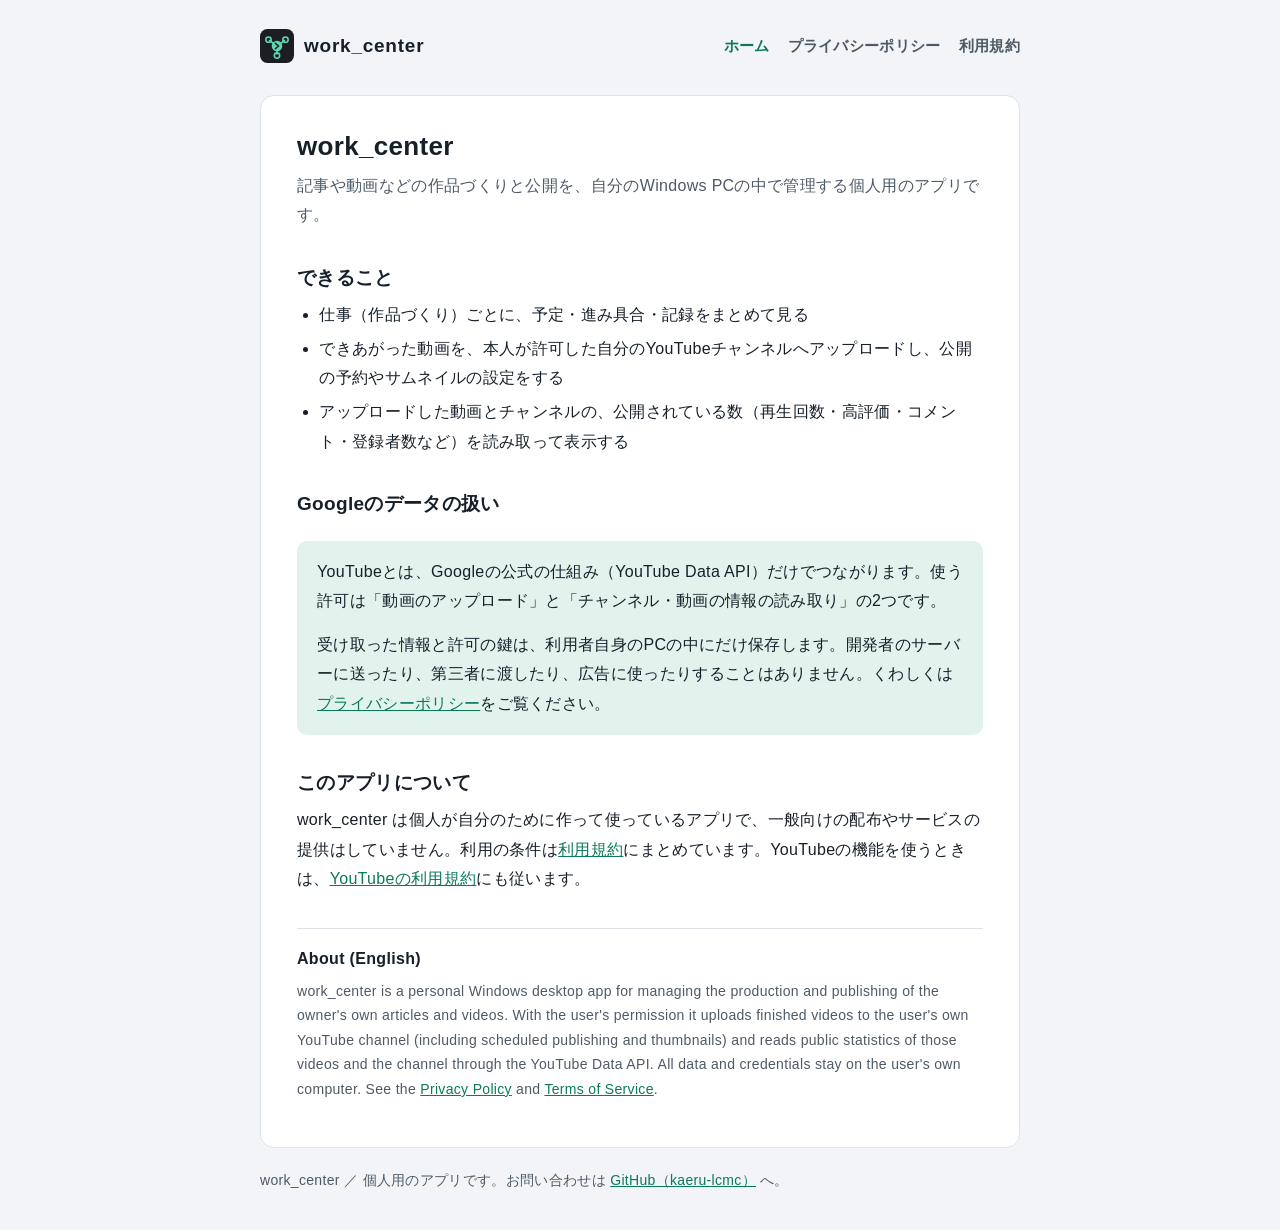
<file: index.html>
<!doctype html>
<html lang="ja">
<head>
<meta charset="utf-8">
<meta name="viewport" content="width=device-width, initial-scale=1">
<meta name="google-site-verification" content="x0qQmBRR2cSrCGfon1rtA4dx20XKm76CTOy3RAhUGR8" />
<title>work_center</title>
<meta name="description" content="work_center は、作品づくりと公開を自分のPCで管理する個人用のアプリです。">
<link rel="icon" href="favicon.ico">
<link rel="stylesheet" href="style.css">
</head>
<body>
<header>
  <a class="brand" href="./"><svg viewBox="0 0 64 64" aria-hidden="true"><rect width="64" height="64" rx="14" fill="#1c1e22"/><g stroke="#5ed6b0" stroke-width="3" fill="none"><path d="M32 32 17 21M32 32l15-11M32 32v16"/><circle cx="16" cy="20" r="5"/><circle cx="48" cy="20" r="5"/><circle cx="32" cy="50" r="5"/></g><circle cx="32" cy="32" r="10" fill="#5ed6b0"/><path d="m29 27 6 5-6 5" stroke="#1c1e22" stroke-width="3" fill="none" stroke-linecap="round" stroke-linejoin="round"/></svg>work_center</a>
  <nav aria-label="ページ"><a href="./" aria-current="page">ホーム</a><a href="privacy.html">プライバシーポリシー</a><a href="terms.html">利用規約</a></nav>
</header>
<main>
<h1>work_center</h1>
<p class="lead">記事や動画などの作品づくりと公開を、自分のWindows PCの中で管理する個人用のアプリです。</p>
<h2>できること</h2>
<ul>
  <li>仕事（作品づくり）ごとに、予定・進み具合・記録をまとめて見る</li>
  <li>できあがった動画を、本人が許可した自分のYouTubeチャンネルへアップロードし、公開の予約やサムネイルの設定をする</li>
  <li>アップロードした動画とチャンネルの、公開されている数（再生回数・高評価・コメント・登録者数など）を読み取って表示する</li>
</ul>
<h2>Googleのデータの扱い</h2>
<div class="summary">
  <p>YouTubeとは、Googleの公式の仕組み（YouTube Data API）だけでつながります。使う許可は「動画のアップロード」と「チャンネル・動画の情報の読み取り」の2つです。</p>
  <p>受け取った情報と許可の鍵は、利用者自身のPCの中にだけ保存します。開発者のサーバーに送ったり、第三者に渡したり、広告に使ったりすることはありません。くわしくは<a href="privacy.html">プライバシーポリシー</a>をご覧ください。</p>
</div>
<h2>このアプリについて</h2>
<p>work_center は個人が自分のために作って使っているアプリで、一般向けの配布やサービスの提供はしていません。利用の条件は<a href="terms.html">利用規約</a>にまとめています。YouTubeの機能を使うときは、<a href="https://www.youtube.com/t/terms">YouTubeの利用規約</a>にも従います。</p>
<section class="en" lang="en">
  <h2>About (English)</h2>
  <p>work_center is a personal Windows desktop app for managing the production and publishing of the owner's own articles and videos. With the user's permission it uploads finished videos to the user's own YouTube channel (including scheduled publishing and thumbnails) and reads public statistics of those videos and the channel through the YouTube Data API. All data and credentials stay on the user's own computer. See the <a href="privacy.html">Privacy Policy</a> and <a href="terms.html">Terms of Service</a>.</p>
</section>
</main>
<footer>work_center ／ 個人用のアプリです。お問い合わせは <a href="https://github.com/kaeru-lcmc">GitHub（kaeru-lcmc）</a> へ。</footer>
</body>
</html>
</file>
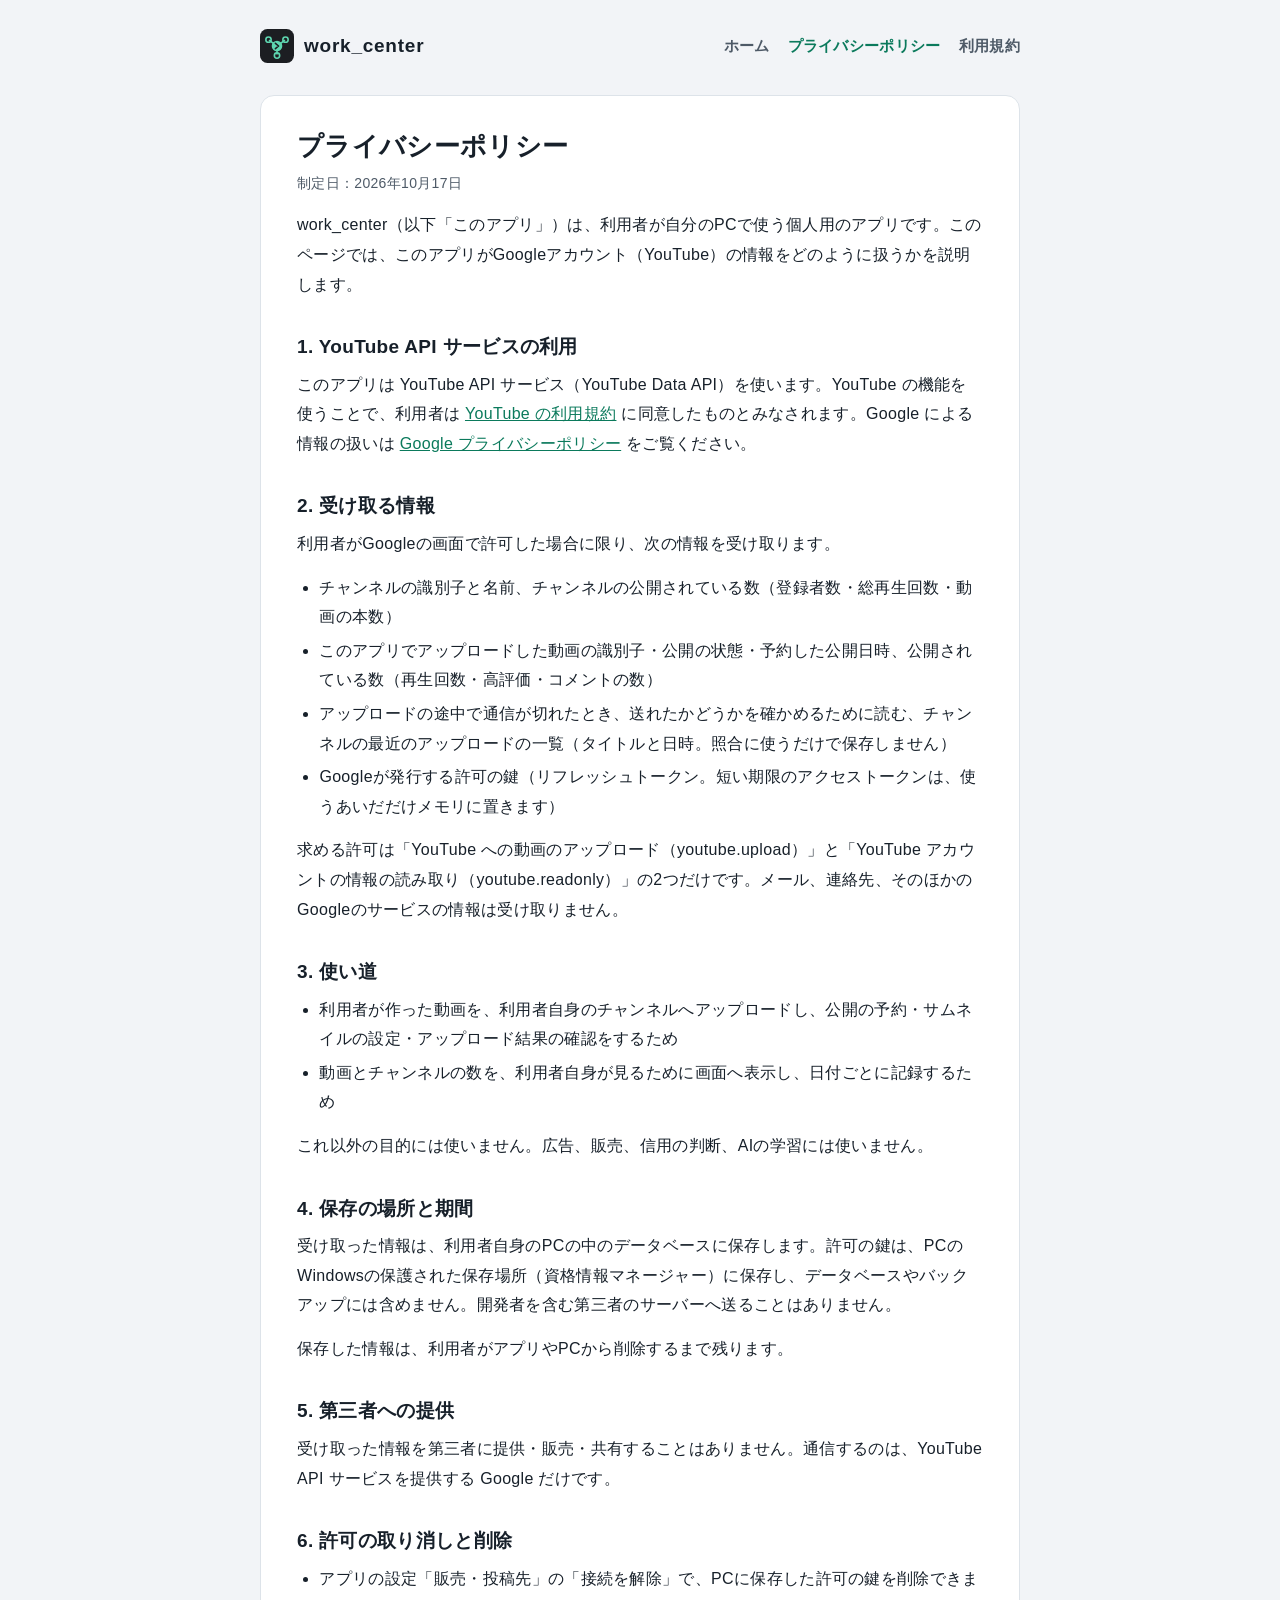
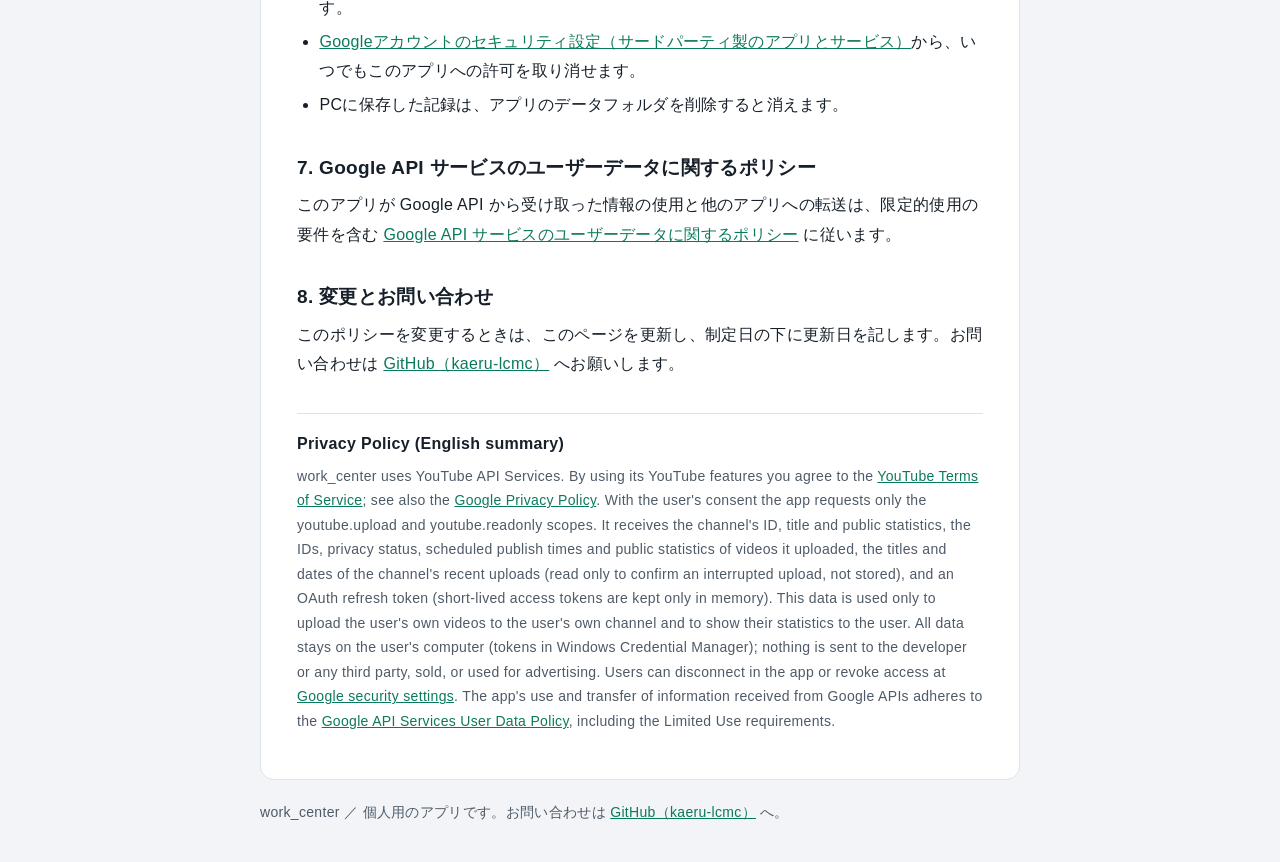
<file: privacy.html>
<!doctype html>
<html lang="ja">
<head>
<meta charset="utf-8">
<meta name="viewport" content="width=device-width, initial-scale=1">
<title>プライバシーポリシー｜work_center</title>
<meta name="description" content="work_center のプライバシーポリシー（YouTube の情報の扱い）">
<link rel="icon" href="favicon.ico">
<link rel="stylesheet" href="style.css">
</head>
<body>
<header>
  <a class="brand" href="./"><svg viewBox="0 0 64 64" aria-hidden="true"><rect width="64" height="64" rx="14" fill="#1c1e22"/><g stroke="#5ed6b0" stroke-width="3" fill="none"><path d="M32 32 17 21M32 32l15-11M32 32v16"/><circle cx="16" cy="20" r="5"/><circle cx="48" cy="20" r="5"/><circle cx="32" cy="50" r="5"/></g><circle cx="32" cy="32" r="10" fill="#5ed6b0"/><path d="m29 27 6 5-6 5" stroke="#1c1e22" stroke-width="3" fill="none" stroke-linecap="round" stroke-linejoin="round"/></svg>work_center</a>
  <nav aria-label="ページ"><a href="./">ホーム</a><a href="privacy.html" aria-current="page">プライバシーポリシー</a><a href="terms.html">利用規約</a></nav>
</header>
<main>
<h1>プライバシーポリシー</h1>
<p class="updated">制定日：2026年10月17日</p>
<p>work_center（以下「このアプリ」）は、利用者が自分のPCで使う個人用のアプリです。このページでは、このアプリがGoogleアカウント（YouTube）の情報をどのように扱うかを説明します。</p>

<h2>1. YouTube API サービスの利用</h2>
<p>このアプリは YouTube API サービス（YouTube Data API）を使います。YouTube の機能を使うことで、利用者は <a href="https://www.youtube.com/t/terms">YouTube の利用規約</a> に同意したものとみなされます。Google による情報の扱いは <a href="https://policies.google.com/privacy">Google プライバシーポリシー</a> をご覧ください。</p>

<h2>2. 受け取る情報</h2>
<p>利用者がGoogleの画面で許可した場合に限り、次の情報を受け取ります。</p>
<ul>
  <li>チャンネルの識別子と名前、チャンネルの公開されている数（登録者数・総再生回数・動画の本数）</li>
  <li>このアプリでアップロードした動画の識別子・公開の状態・予約した公開日時、公開されている数（再生回数・高評価・コメントの数）</li>
  <li>アップロードの途中で通信が切れたとき、送れたかどうかを確かめるために読む、チャンネルの最近のアップロードの一覧（タイトルと日時。照合に使うだけで保存しません）</li>
  <li>Googleが発行する許可の鍵（リフレッシュトークン。短い期限のアクセストークンは、使うあいだだけメモリに置きます）</li>
</ul>
<p>求める許可は「YouTube への動画のアップロード（youtube.upload）」と「YouTube アカウントの情報の読み取り（youtube.readonly）」の2つだけです。メール、連絡先、そのほかのGoogleのサービスの情報は受け取りません。</p>

<h2>3. 使い道</h2>
<ul>
  <li>利用者が作った動画を、利用者自身のチャンネルへアップロードし、公開の予約・サムネイルの設定・アップロード結果の確認をするため</li>
  <li>動画とチャンネルの数を、利用者自身が見るために画面へ表示し、日付ごとに記録するため</li>
</ul>
<p>これ以外の目的には使いません。広告、販売、信用の判断、AIの学習には使いません。</p>

<h2>4. 保存の場所と期間</h2>
<p>受け取った情報は、利用者自身のPCの中のデータベースに保存します。許可の鍵は、PCのWindowsの保護された保存場所（資格情報マネージャー）に保存し、データベースやバックアップには含めません。開発者を含む第三者のサーバーへ送ることはありません。</p>
<p>保存した情報は、利用者がアプリやPCから削除するまで残ります。</p>

<h2>5. 第三者への提供</h2>
<p>受け取った情報を第三者に提供・販売・共有することはありません。通信するのは、YouTube API サービスを提供する Google だけです。</p>

<h2>6. 許可の取り消しと削除</h2>
<ul>
  <li>アプリの設定「販売・投稿先」の「接続を解除」で、PCに保存した許可の鍵を削除できます。</li>
  <li><a href="https://security.google.com/settings/security/permissions">Googleアカウントのセキュリティ設定（サードパーティ製のアプリとサービス）</a>から、いつでもこのアプリへの許可を取り消せます。</li>
  <li>PCに保存した記録は、アプリのデータフォルダを削除すると消えます。</li>
</ul>

<h2>7. Google API サービスのユーザーデータに関するポリシー</h2>
<p>このアプリが Google API から受け取った情報の使用と他のアプリへの転送は、限定的使用の要件を含む <a href="https://developers.google.com/terms/api-services-user-data-policy">Google API サービスのユーザーデータに関するポリシー</a> に従います。</p>

<h2>8. 変更とお問い合わせ</h2>
<p>このポリシーを変更するときは、このページを更新し、制定日の下に更新日を記します。お問い合わせは <a href="https://github.com/kaeru-lcmc">GitHub（kaeru-lcmc）</a> へお願いします。</p>

<section class="en" lang="en">
  <h2>Privacy Policy (English summary)</h2>
  <p>work_center uses YouTube API Services. By using its YouTube features you agree to the <a href="https://www.youtube.com/t/terms">YouTube Terms of Service</a>; see also the <a href="https://policies.google.com/privacy">Google Privacy Policy</a>. With the user's consent the app requests only the youtube.upload and youtube.readonly scopes. It receives the channel's ID, title and public statistics, the IDs, privacy status, scheduled publish times and public statistics of videos it uploaded, the titles and dates of the channel's recent uploads (read only to confirm an interrupted upload, not stored), and an OAuth refresh token (short-lived access tokens are kept only in memory). This data is used only to upload the user's own videos to the user's own channel and to show their statistics to the user. All data stays on the user's computer (tokens in Windows Credential Manager); nothing is sent to the developer or any third party, sold, or used for advertising. Users can disconnect in the app or revoke access at <a href="https://security.google.com/settings/security/permissions">Google security settings</a>. The app's use and transfer of information received from Google APIs adheres to the <a href="https://developers.google.com/terms/api-services-user-data-policy">Google API Services User Data Policy</a>, including the Limited Use requirements.</p>
</section>
</main>
<footer>work_center ／ 個人用のアプリです。お問い合わせは <a href="https://github.com/kaeru-lcmc">GitHub（kaeru-lcmc）</a> へ。</footer>
</body>
</html>
</file>
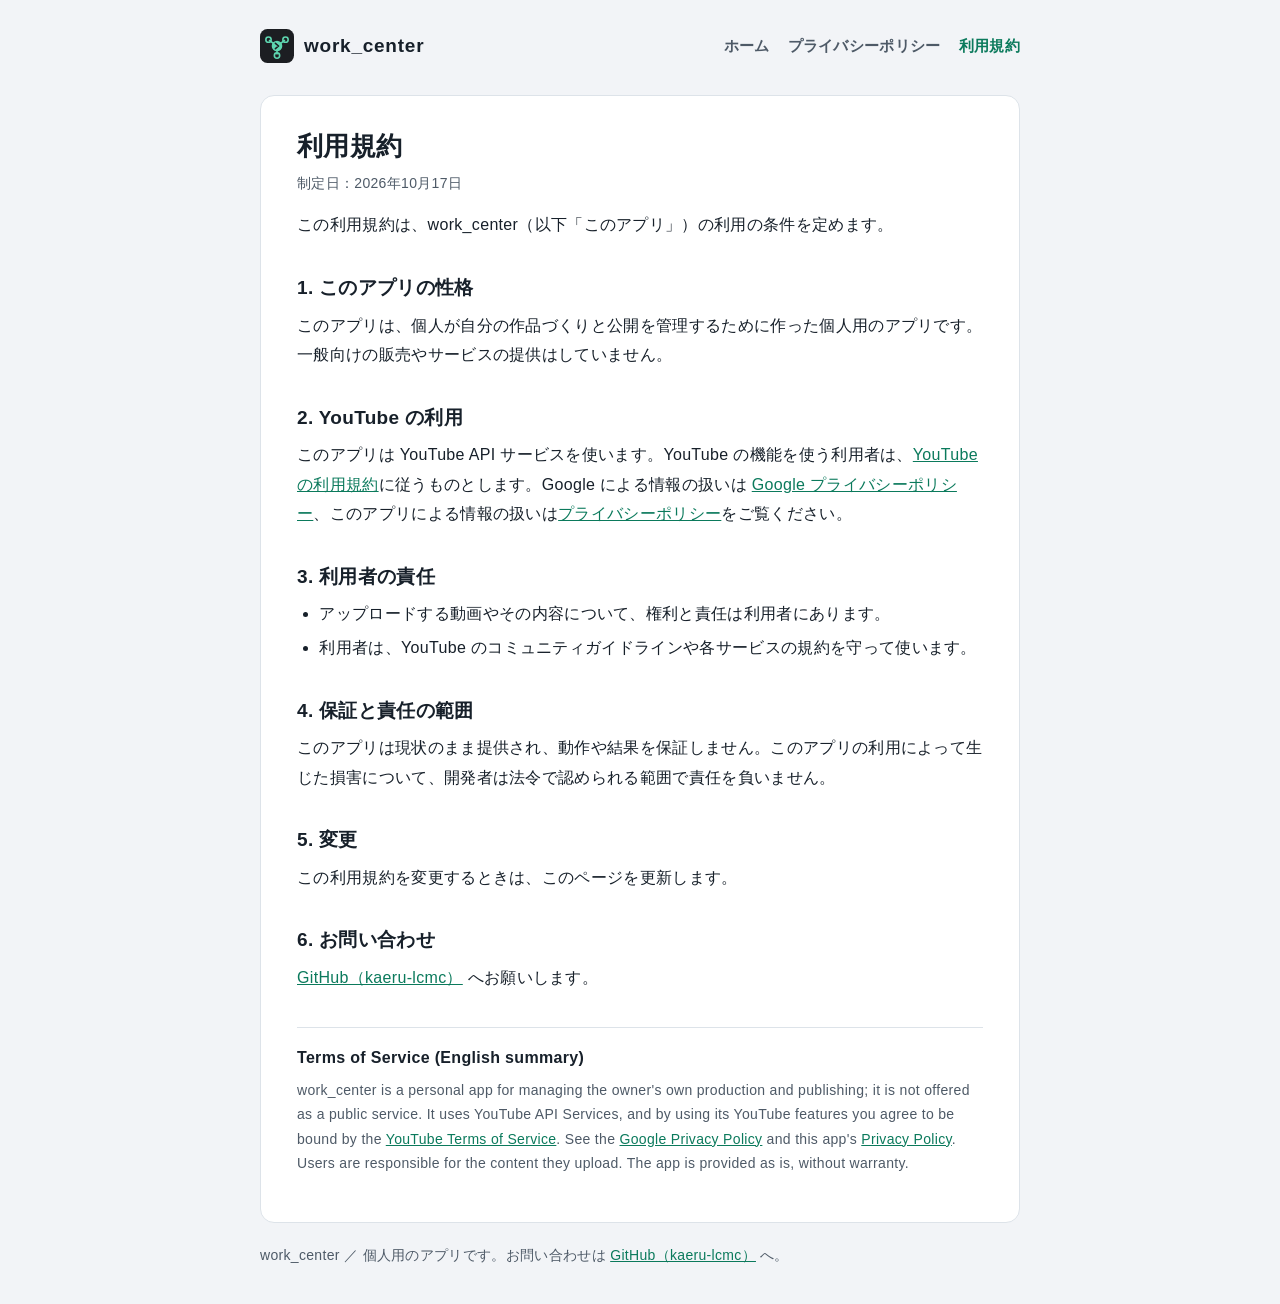
<file: terms.html>
<!doctype html>
<html lang="ja">
<head>
<meta charset="utf-8">
<meta name="viewport" content="width=device-width, initial-scale=1">
<title>利用規約｜work_center</title>
<meta name="description" content="work_center の利用規約">
<link rel="icon" href="favicon.ico">
<link rel="stylesheet" href="style.css">
</head>
<body>
<header>
  <a class="brand" href="./"><svg viewBox="0 0 64 64" aria-hidden="true"><rect width="64" height="64" rx="14" fill="#1c1e22"/><g stroke="#5ed6b0" stroke-width="3" fill="none"><path d="M32 32 17 21M32 32l15-11M32 32v16"/><circle cx="16" cy="20" r="5"/><circle cx="48" cy="20" r="5"/><circle cx="32" cy="50" r="5"/></g><circle cx="32" cy="32" r="10" fill="#5ed6b0"/><path d="m29 27 6 5-6 5" stroke="#1c1e22" stroke-width="3" fill="none" stroke-linecap="round" stroke-linejoin="round"/></svg>work_center</a>
  <nav aria-label="ページ"><a href="./">ホーム</a><a href="privacy.html">プライバシーポリシー</a><a href="terms.html" aria-current="page">利用規約</a></nav>
</header>
<main>
<h1>利用規約</h1>
<p class="updated">制定日：2026年10月17日</p>
<p>この利用規約は、work_center（以下「このアプリ」）の利用の条件を定めます。</p>

<h2>1. このアプリの性格</h2>
<p>このアプリは、個人が自分の作品づくりと公開を管理するために作った個人用のアプリです。一般向けの販売やサービスの提供はしていません。</p>

<h2>2. YouTube の利用</h2>
<p>このアプリは YouTube API サービスを使います。YouTube の機能を使う利用者は、<a href="https://www.youtube.com/t/terms">YouTube の利用規約</a>に従うものとします。Google による情報の扱いは <a href="https://policies.google.com/privacy">Google プライバシーポリシー</a>、このアプリによる情報の扱いは<a href="privacy.html">プライバシーポリシー</a>をご覧ください。</p>

<h2>3. 利用者の責任</h2>
<ul>
  <li>アップロードする動画やその内容について、権利と責任は利用者にあります。</li>
  <li>利用者は、YouTube のコミュニティガイドラインや各サービスの規約を守って使います。</li>
</ul>

<h2>4. 保証と責任の範囲</h2>
<p>このアプリは現状のまま提供され、動作や結果を保証しません。このアプリの利用によって生じた損害について、開発者は法令で認められる範囲で責任を負いません。</p>

<h2>5. 変更</h2>
<p>この利用規約を変更するときは、このページを更新します。</p>

<h2>6. お問い合わせ</h2>
<p><a href="https://github.com/kaeru-lcmc">GitHub（kaeru-lcmc）</a> へお願いします。</p>

<section class="en" lang="en">
  <h2>Terms of Service (English summary)</h2>
  <p>work_center is a personal app for managing the owner's own production and publishing; it is not offered as a public service. It uses YouTube API Services, and by using its YouTube features you agree to be bound by the <a href="https://www.youtube.com/t/terms">YouTube Terms of Service</a>. See the <a href="https://policies.google.com/privacy">Google Privacy Policy</a> and this app's <a href="privacy.html">Privacy Policy</a>. Users are responsible for the content they upload. The app is provided as is, without warranty.</p>
</section>
</main>
<footer>work_center ／ 個人用のアプリです。お問い合わせは <a href="https://github.com/kaeru-lcmc">GitHub（kaeru-lcmc）</a> へ。</footer>
</body>
</html>
</file>
<file: style.css>
/* work_center の公開ページ（ホーム・プライバシーポリシー・利用規約）共通の見た目 */
:root {
  color-scheme: light dark;
  --bg: #f2f4f7; --surface: #ffffff; --text: #17202a; --muted: #4e5a67; --line: #dde3e9;
  --brand: #0b7a5c; --brand-soft: #e1f3ec;
  --font: "BIZ UDPGothic", "Yu Gothic UI", "Meiryo", "Hiragino Sans", "Noto Sans JP", sans-serif;
}
@media (prefers-color-scheme: dark) {
  :root { --bg: #11171e; --surface: #1a222c; --text: #edf1f5; --muted: #aab5c1; --line: #2c3743; --brand: #5ed6b0; --brand-soft: rgba(94, 214, 176, .13); }
}
* { box-sizing: border-box; }
body { margin: 0; background: var(--bg); color: var(--text); font: 16px/1.85 var(--font); letter-spacing: .02em; }
header, main, footer { width: min(760px, calc(100% - 32px)); margin: 0 auto; }
header { display: flex; align-items: center; justify-content: space-between; gap: 12px 20px; flex-wrap: wrap; padding: 28px 0 8px; }
.brand { display: flex; align-items: center; gap: 10px; color: var(--text); font-size: 19px; font-weight: 700; text-decoration: none; letter-spacing: .04em; }
.brand svg { width: 34px; height: 34px; }
nav { display: flex; gap: 6px 18px; flex-wrap: wrap; }
nav a { color: var(--muted); text-decoration: none; font-weight: 700; font-size: 15px; }
nav a[aria-current="page"], nav a:hover { color: var(--brand); }
main { margin-top: 24px; padding: 32px 36px; background: var(--surface); border: 1px solid var(--line); border-radius: 14px; }
h1 { margin: 0 0 6px; font-size: 26px; line-height: 1.4; }
h2 { margin: 34px 0 8px; font-size: 19px; line-height: 1.5; }
p, ul, ol { margin: 0 0 14px; }
ul, ol { padding-left: 1.4em; }
li + li { margin-top: 4px; }
a { color: var(--brand); }
.lead { color: var(--muted); }
.summary { margin: 22px 0 0; padding: 16px 20px; border-radius: 10px; background: var(--brand-soft); }
.summary p:last-child, .summary ul:last-child { margin-bottom: 0; }
.updated { color: var(--muted); font-size: 14px; }
.en { margin-top: 34px; padding-top: 18px; border-top: 1px solid var(--line); color: var(--muted); font-size: 14px; line-height: 1.75; }
.en h2 { margin-top: 0; font-size: 16px; color: var(--text); }
footer { padding: 20px 0 36px; color: var(--muted); font-size: 14px; }
@media (max-width: 600px) { main { padding: 22px 18px; } h1 { font-size: 22px; } }
</file>
